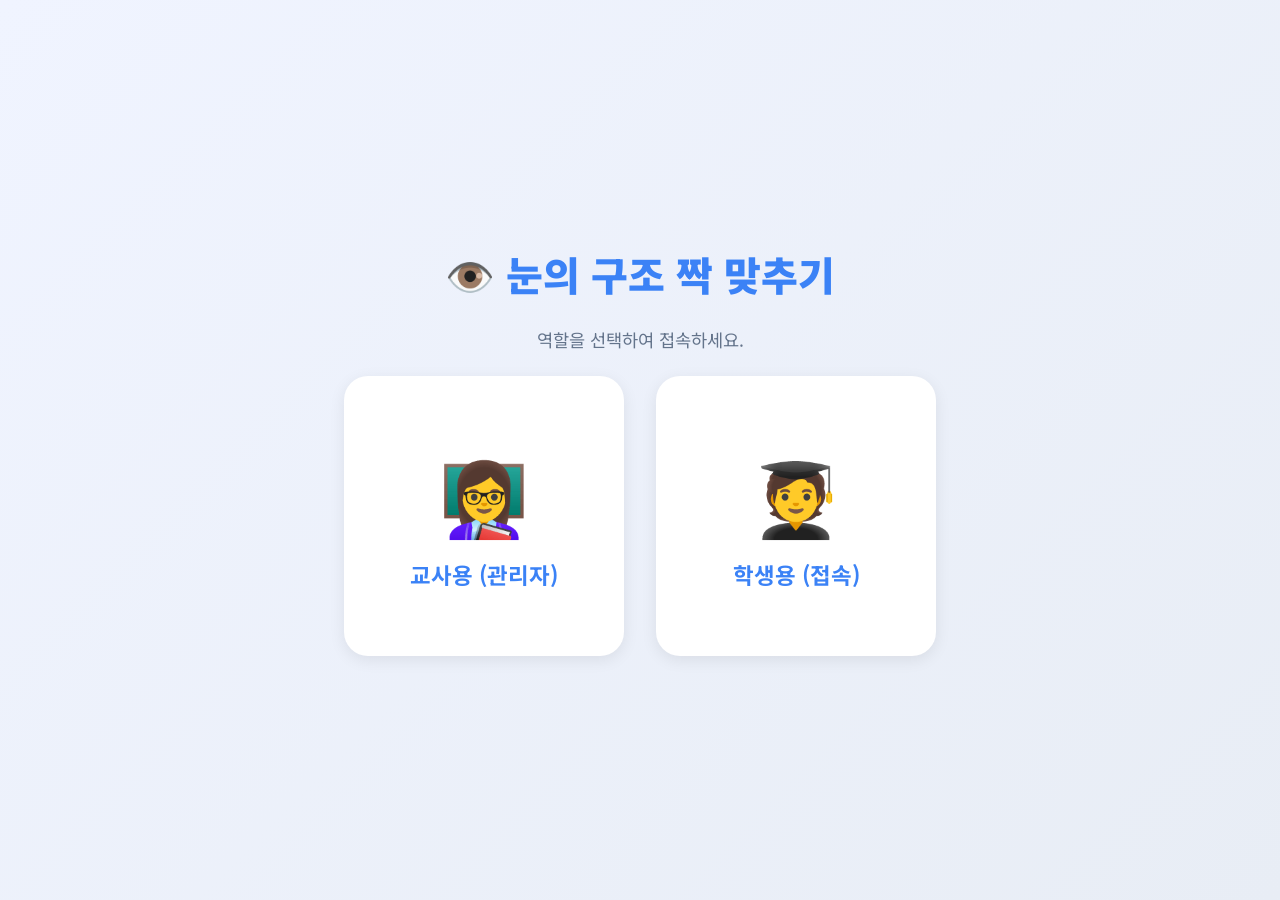
<file: index.html>
<!DOCTYPE html>
<html lang="ko">
<head>
  <meta charset="UTF-8">
  <meta name="viewport" content="width=device-width, initial-scale=1.0">
  <title>눈의 구조 짝 맞추기 게임</title>
  <link rel="stylesheet" href="style.css">
</head>
<body>
  <div class="setup-container">
    <h1 style="font-size:2.5rem;color:#3b82f6">👁️ 눈의 구조 짝 맞추기</h1>
    <p>역할을 선택하여 접속하세요.</p>
    <div class="role-grid">
      <a href="teacher.html" class="role-card">
        <div class="role-icon">👩‍🏫</div>
        <div class="role-title">교사용 (관리자)</div>
      </a>
      <a href="student.html" class="role-card">
        <div class="role-icon">🧑‍🎓</div>
        <div class="role-title">학생용 (접속)</div>
      </a>
    </div>
  </div>
</body>
</html>
</file>
<file: style.css>
@import url('https://fonts.googleapis.com/css2?family=Noto+Sans+KR:wght@400;700;900&display=swap');

:root {
  --bg: linear-gradient(135deg,#f0f4ff 0%,#e8edf5 100%);
  --card-shadow: 0 4px 16px rgba(0,0,0,.08);
  --card-hover-shadow: 0 8px 24px rgba(0,0,0,.14);
  --primary-blue: #dbeafe;
  --primary-yellow: #fef9c3;
  --primary-green: #dcfce7;
  --active-border: #3b82f6;
  --success-border: #22c55e;
  --error-border: #ef4444;
  --text-main: #0f172a;
  --text-light: #64748b;
}
*{ box-sizing:border-box; margin:0; padding:0; }
body{ font-family:'Noto Sans KR',sans-serif; background:var(--bg); background-attachment:fixed; color:var(--text-main); min-height:100vh; }

/* ── 공통 ── */
.setup-container{
  display:flex; flex-direction:column; align-items:center;
  justify-content:center; min-height:100vh; gap:1.5rem; text-align:center; padding:2rem;
}
.setup-container h1{ font-size:2rem; font-weight:900; color:#1e293b; }
.setup-container p{ font-size:1.1rem; color:var(--text-light); }

/* ── 역할 선택 (index) ── */
.role-grid{ display:flex; gap:2rem; justify-content:center; align-items:center; }
.role-card{
  width:280px; height:280px; display:flex; flex-direction:column;
  justify-content:center; align-items:center; text-decoration:none; cursor:pointer;
  background:white; border-radius:24px; box-shadow:var(--card-shadow);
  border:2px solid transparent; transition:all .3s cubic-bezier(.25,.8,.25,1);
}
.role-card:hover{ transform:translateY(-10px); box-shadow:var(--card-hover-shadow); border-color:var(--active-border); }
.role-icon{ font-size:4.5rem; margin-bottom:.75rem; }
.role-title{ font-size:1.4rem; font-weight:700; color:var(--active-border); }

/* ── 팀 선택 ── */
.team-grid{
  display:grid; grid-template-columns:repeat(4,1fr);
  gap:1.25rem; max-width:800px;
}
.team-button{
  background:white; border:2px solid var(--active-border);
  border-radius:1rem; padding:2rem; font-size:1.4rem;
  font-weight:700; color:var(--active-border);
  transition:all .2s; box-shadow:var(--card-shadow); cursor:pointer;
}
.team-button:hover{ background:var(--primary-blue); transform:translateY(-4px); }

/* ── 게임 보드 ── */
.app-container{ max-width:100vw; padding:1rem; min-height:100vh; display:flex; flex-direction:column; }
.landscape-mode{ padding:1.5vw 2vw; }
.header{
  display:flex; justify-content:space-between; align-items:center;
  margin-bottom:1rem; padding:1rem 2rem;
  background:white; border-radius:1rem; box-shadow:var(--card-shadow);
}
.header h1{ font-size:1.4rem; font-weight:700; }
.stats{ display:flex; gap:2rem; }
.stat-item{ display:flex; align-items:center; gap:.5rem; font-size:1.1rem; font-weight:600; color:var(--text-light); }
.stat-item.progress span{ color:var(--active-border); }
.stat-item.timer span{ color:var(--text-main); font-variant-numeric:tabular-nums; }

.board-container{ flex:1; display:flex; justify-content:center; align-items:center; width:100%; }
.grid{ display:grid; gap:.75rem; width:100%; max-width:1400px; }
.grid.stage-1{ grid-template-columns:repeat(2,1fr); max-width:520px; }
.grid.stage-2{ grid-template-columns:repeat(3,1fr); max-width:750px; }
.grid.stage-3{ grid-template-columns:repeat(4,1fr); max-width:960px; }
.grid.stage-4{ grid-template-columns:repeat(6,1fr); }
@media(max-width:1024px){ .grid.stage-4{ grid-template-columns:repeat(5,1fr); } }
@media(max-width:768px){
  .grid.stage-4{ grid-template-columns:repeat(4,1fr); }
  .grid.stage-3{ grid-template-columns:repeat(3,1fr); }
  .team-grid{ grid-template-columns:repeat(2,1fr); }
}

/* ── 카드 ── */
.card{
  position:relative; background:white; border-radius:.75rem;
  padding:.85rem; min-height:110px; display:flex; align-items:center;
  justify-content:center; text-align:center; cursor:pointer;
  box-shadow:var(--card-shadow); border:2px solid transparent;
  transition:all .2s ease; user-select:none; overflow:hidden; word-break:keep-all;
}
.card:hover:not(.matched):not(.active):not(.wrong){ transform:translateY(-4px); box-shadow:var(--card-hover-shadow); }
.card.name       { background:var(--primary-blue);   font-weight:700; font-size:1.1rem; }
.card.description{ background:var(--primary-yellow); font-size:.85rem; line-height:1.4; }
.card.active     { border-color:var(--active-border); transform:scale(.98); }
.card.success-anim{ border-color:var(--success-border); background:var(--primary-green); }
.card.wrong      { border-color:var(--error-border); animation:shake .4s ease; }
.card.matched    { opacity:.4; cursor:default; transform:none; box-shadow:none; border-color:var(--success-border); }
.card-content{ z-index:1; }
.overlay{ position:absolute; top:0; left:0; width:100%; height:100%; display:flex; align-items:center; justify-content:center; font-size:3.5rem; font-weight:800; z-index:2; border-radius:.5rem; }
.overlay-o{ color:var(--success-border); background:rgba(255,255,255,.7); }
.overlay-x{ color:var(--error-border);   background:rgba(255,255,255,.8); }
@keyframes shake{
  0%,100%{ transform:translateX(0); }
  20%{ transform:translateX(-6px); }
  40%{ transform:translateX(6px); }
  60%{ transform:translateX(-6px); }
  80%{ transform:translateX(6px); }
}

/* ── 순위 ── */
.ranking-list{ display:flex; flex-direction:column; gap:1rem; width:100%; max-width:600px; }
.ranking-item{
  display:flex; justify-content:space-between; align-items:center;
  background:white; padding:1.25rem 2rem; border-radius:1rem;
  font-size:1.2rem; font-weight:600; box-shadow:var(--card-shadow);
}
.ranking-item.my-team{ background:var(--primary-blue); border:2px solid var(--active-border); }
.ranking-item .rank{ font-size:1.4rem; color:var(--active-border); }

/* ── 교사 대시보드 ── */
.teacher-dashboard{ padding:2rem; max-width:1200px; margin:0 auto; }
.teacher-header{ display:flex; justify-content:space-between; align-items:center; margin-bottom:2rem; }
.teacher-header h1{ font-size:1.8rem; font-weight:900; }
.status-badge{ background:var(--primary-blue); color:var(--active-border); padding:.5rem 1.2rem; border-radius:2rem; font-weight:700; }
.control-panel{
  display:flex; gap:.75rem; flex-wrap:wrap; margin-bottom:2rem;
  background:white; padding:1.25rem 1.5rem; border-radius:1rem; box-shadow:var(--card-shadow);
}
.control-panel button{ background:#f1f5f9; border:1px solid #cbd5e1; padding:.65rem 1.25rem; border-radius:.5rem; font-weight:600; color:#334155; cursor:pointer; transition:all .2s; font-size:.95rem; }
.control-panel button:hover:not(:disabled){ background:#e2e8f0; }
.control-panel button:disabled{ opacity:.45; cursor:not-allowed; }
.control-panel .start-btn{ background:var(--active-border); color:white; border:none; }
.control-panel .start-btn:hover:not(:disabled){ background:#2563eb; }
.control-panel .end-btn{ background:var(--error-border); color:white; border:none; }
.control-panel .end-btn:hover:not(:disabled){ background:#dc2626; }
.control-panel .reset-btn{ background:#fef2f2; border-color:#fca5a5; color:#dc2626; }

.team-status-grid{ display:grid; grid-template-columns:repeat(4,1fr); gap:1.25rem; }
@media(max-width:900px){ .team-status-grid{ grid-template-columns:repeat(2,1fr); } }
.team-card{ background:white; padding:1.25rem; border-radius:1rem; box-shadow:var(--card-shadow); border-top:4px solid #cbd5e1; }
.team-card h2{ font-size:1.15rem; margin-bottom:.75rem; }
.team-card p{ font-size:.9rem; color:var(--text-light); margin:.25rem 0; }
.team-card.status-playing { border-top-color:var(--active-border); }
.team-card.status-finished{ border-top-color:var(--success-border); background:var(--primary-green); }
.team-card.status-waiting { border-top-color:#f59e0b; }
</file>
